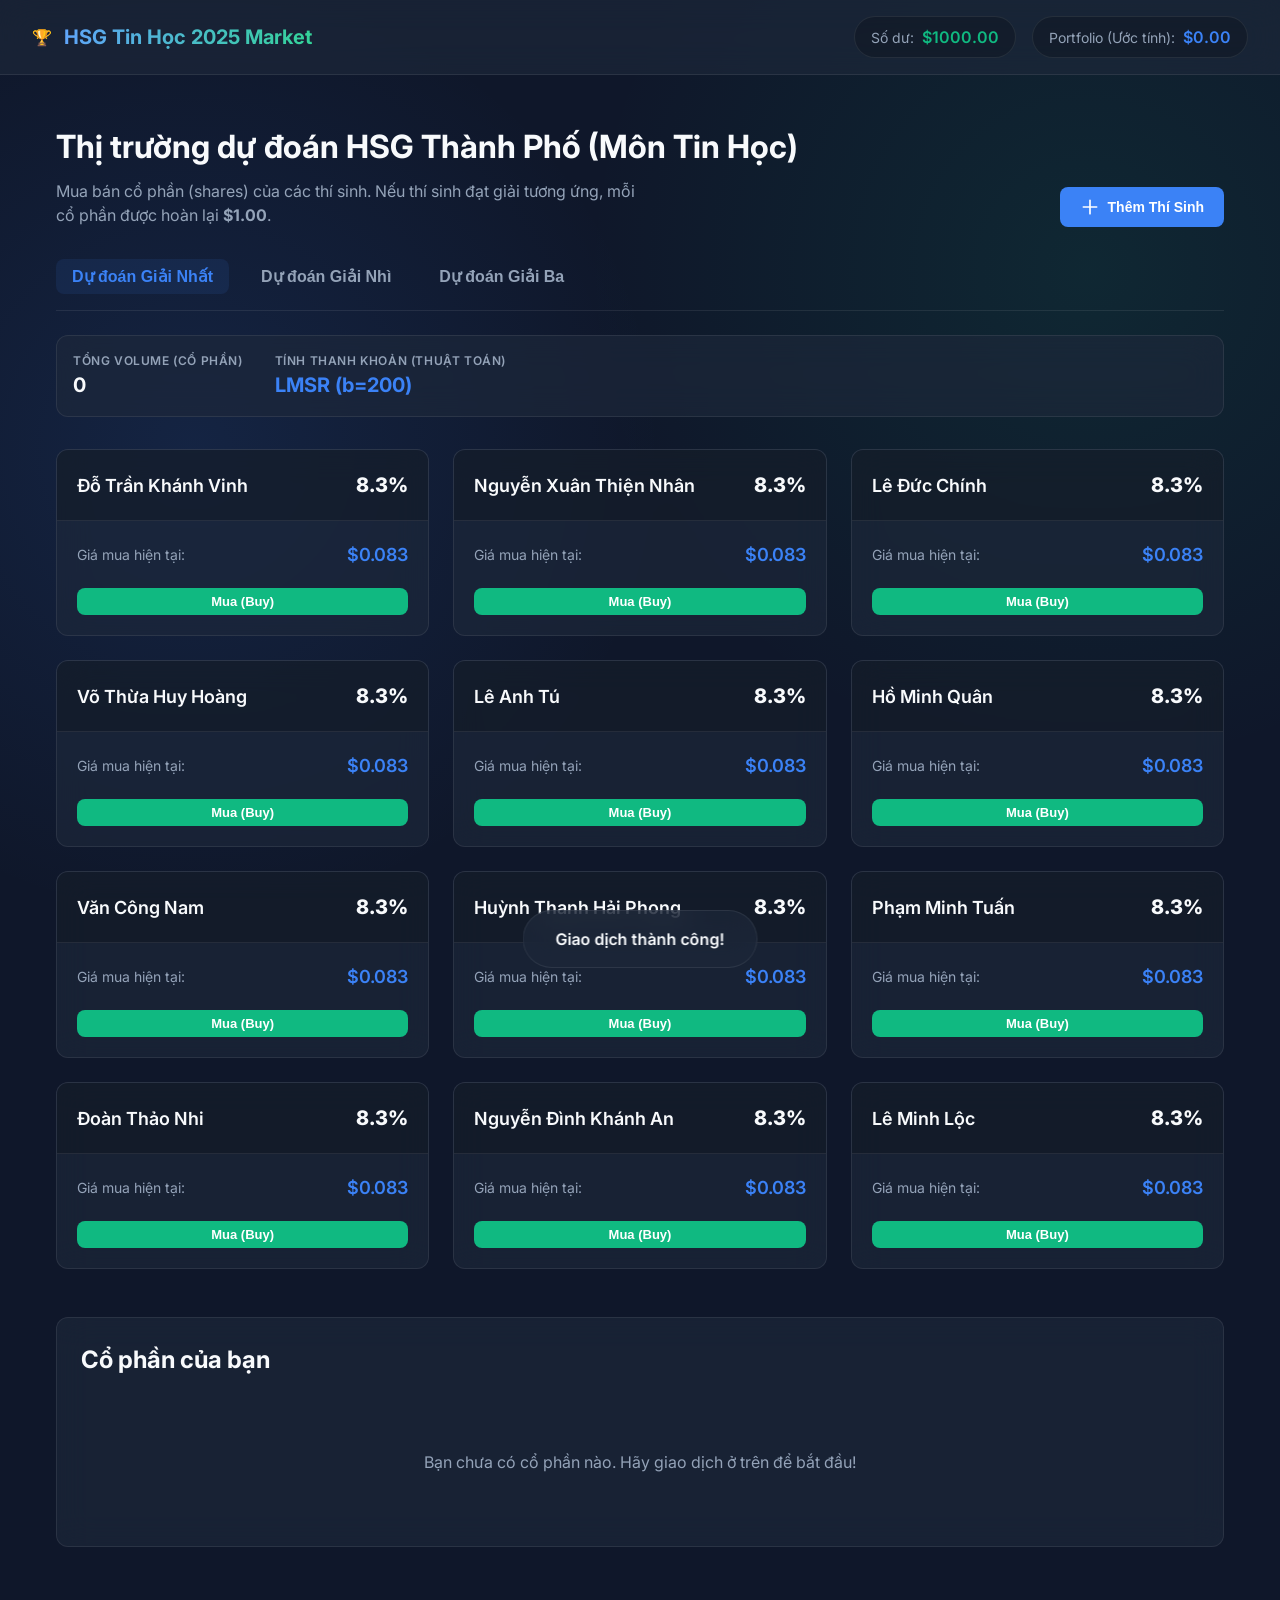
<file: polymarket/index.html>
<!DOCTYPE html>
<html lang="vi">
<head>
    <meta charset="UTF-8">
    <meta name="viewport" content="width=device-width, initial-scale=1.0">
    <title>HSG Tin Học 2025 - Polymarket Clone</title>
    <link rel="stylesheet" href="css/styles.css">
    <link href="https://fonts.googleapis.com/css2?family=Inter:wght@400;500;600;700;800&display=swap" rel="stylesheet">
</head>
<body>
    <nav class="navbar glass">
        <div class="logo">
            <span class="logo-icon">🏆</span>
            <h1>HSG Tin Học 2025 Market</h1>
        </div>
        <div class="user-info">
            <div class="balance-badge">
                <span class="label">Số dư:</span>
                <span class="value text-success">$<span id="balance-display">1000.00</span></span>
            </div>
            <div class="balance-badge portfolio-badge">
                <span class="label">Portfolio (Ước tính):</span>
                <span class="value text-primary">$<span id="portfolio-display">0.00</span></span>
            </div>
        </div>
    </nav>

    <main class="container">
        <header class="page-header">
            <div class="header-content">
                <h2>Thị trường dự đoán HSG Thành Phố (Môn Tin Học)</h2>
                <p>Mua bán cổ phần (shares) của các thí sinh. Nếu thí sinh đạt giải tương ứng, mỗi cổ phần được hoàn lại <strong>$1.00</strong>.</p>
            </div>
            <button class="btn btn-primary btn-icon" onclick="openAddCandidateModal()">
                <svg width="20" height="20" fill="none" stroke="currentColor" viewBox="0 0 24 24"><path stroke-linecap="round" stroke-linejoin="round" stroke-width="2" d="M12 4v16m8-8H4"></path></svg>
                Thêm Thí Sinh
            </button>
        </header>

        <div class="market-tabs">
            <button class="tab active" data-market="top1" onclick="switchMarket('top1')">Dự đoán Giải Nhất</button>
            <button class="tab" data-market="top2" onclick="switchMarket('top2')">Dự đoán Giải Nhì</button>
            <button class="tab" data-market="top3" onclick="switchMarket('top3')">Dự đoán Giải Ba</button>
        </div>

        <div class="market-stats glass">
            <div class="stat-item">
                <span class="stat-label">Tổng Volume (Cổ phần)</span>
                <span class="stat-value" id="market-volume">0</span>
            </div>
            <div class="stat-item">
                <span class="stat-label">Tính thanh khoản (Thuật toán)</span>
                <span class="stat-value text-primary">LMSR (b=200)</span>
            </div>
        </div>

        <div class="candidates-grid" id="candidates-grid">
            <!-- Rendered by JS -->
        </div>

        <div class="portfolio-section glass">
            <div class="portfolio-header">
                <h2>Cổ phần của bạn</h2>
            </div>
            <div class="table-responsive">
                <table class="portfolio-table">
                    <thead>
                        <tr>
                            <th>Thí Sinh</th>
                            <th>Thị Trường</th>
                            <th>Số lượng (Shares)</th>
                            <th>Giá mua TB</th>
                            <th>Giá trị hiện tại</th>
                            <th>Lãi/Lỗ</th>
                        </tr>
                    </thead>
                    <tbody id="portfolio-body">
                        <!-- Rendered by JS -->
                    </tbody>
                </table>
                <div id="portfolio-empty" class="empty-state">
                    Bạn chưa có cổ phần nào. Hãy giao dịch ở trên để bắt đầu!
                </div>
            </div>
        </div>
    </main>

    <!-- Trade Modal -->
    <div class="modal-overlay" id="trade-modal">
        <div class="modal glass">
            <div class="modal-header">
                <h2 id="trade-modal-title">Giao dịch</h2>
                <button class="btn-close" onclick="closeTradeModal()">&times;</button>
            </div>
            <div class="modal-body">
                <div class="odds-display glass-dark">
                    <div class="odds-col">
                        <span class="odds-label">Giá 1 Share (Tỷ lệ cược)</span>
                        <span class="odds-value text-success" id="trade-odds">0%</span>
                    </div>
                </div>
                
                <div class="trade-actions">
                    <button class="btn btn-outline active" id="btn-buy" onclick="setTradeType('buy')">Mua (Buy Yes)</button>
                    <button class="btn btn-outline" id="btn-sell" onclick="setTradeType('sell')">Bán</button>
                </div>
                
                <div class="form-group">
                    <label>Số lượng Shares</label>
                    <div class="input-group">
                        <input type="number" id="trade-amount" class="input-glass" value="10" min="1" oninput="updateTradeCost()">
                        <span class="input-suffix">Shares</span>
                    </div>
                    <div class="owned-shares text-muted" id="trade-owned-shares">Bạn đang sở hữu: 0 Shares</div>
                </div>
                
                <div class="trade-summary glass-dark">
                    <div class="summary-row">
                        <span>Chi phí ước tính:</span>
                        <span id="trade-cost" class="font-bold text-lg">$2.50</span>
                    </div>
                    <div class="summary-row">
                        <span>Giá thực thi trung bình:</span>
                        <span id="trade-avg-price" class="text-muted">$0.25</span>
                    </div>
                </div>
                
                <button class="btn btn-success btn-full" id="btn-submit-trade" onclick="executeTrade()">Xác nhận Mua</button>
                <div id="trade-error" class="text-danger mt-sm text-center" style="display: none;"></div>
            </div>
        </div>
    </div>

    <!-- Add Candidate Modal -->
    <div class="modal-overlay" id="add-candidate-modal">
        <div class="modal glass">
            <div class="modal-header">
                <h2>Thêm Thí Sinh Mới</h2>
                <button class="btn-close" onclick="closeAddCandidateModal()">&times;</button>
            </div>
            <div class="modal-body">
                <p class="text-muted mb-md">Thí sinh mới sẽ được thêm vào tất cả các thị trường dự đoán cùng môn thi.</p>
                <div class="form-group">
                    <label>Họ và Tên</label>
                    <input type="text" id="new-candidate-name" class="input-glass" placeholder="VD: Nguyễn Văn A..." onkeyup="if(event.key === 'Enter') addCandidate()">
                </div>
                <button class="btn btn-primary btn-full" onclick="addCandidate()">Thêm vào danh sách</button>
            </div>
        </div>
    </div>

    <!-- Toast Notification -->
    <div id="toast" class="toast glass">
        <span id="toast-message">Giao dịch thành công!</span>
    </div>

    <script src="js/lmsr.js"></script>
    <script src="js/app.js"></script>
</body>
</html>
</file>
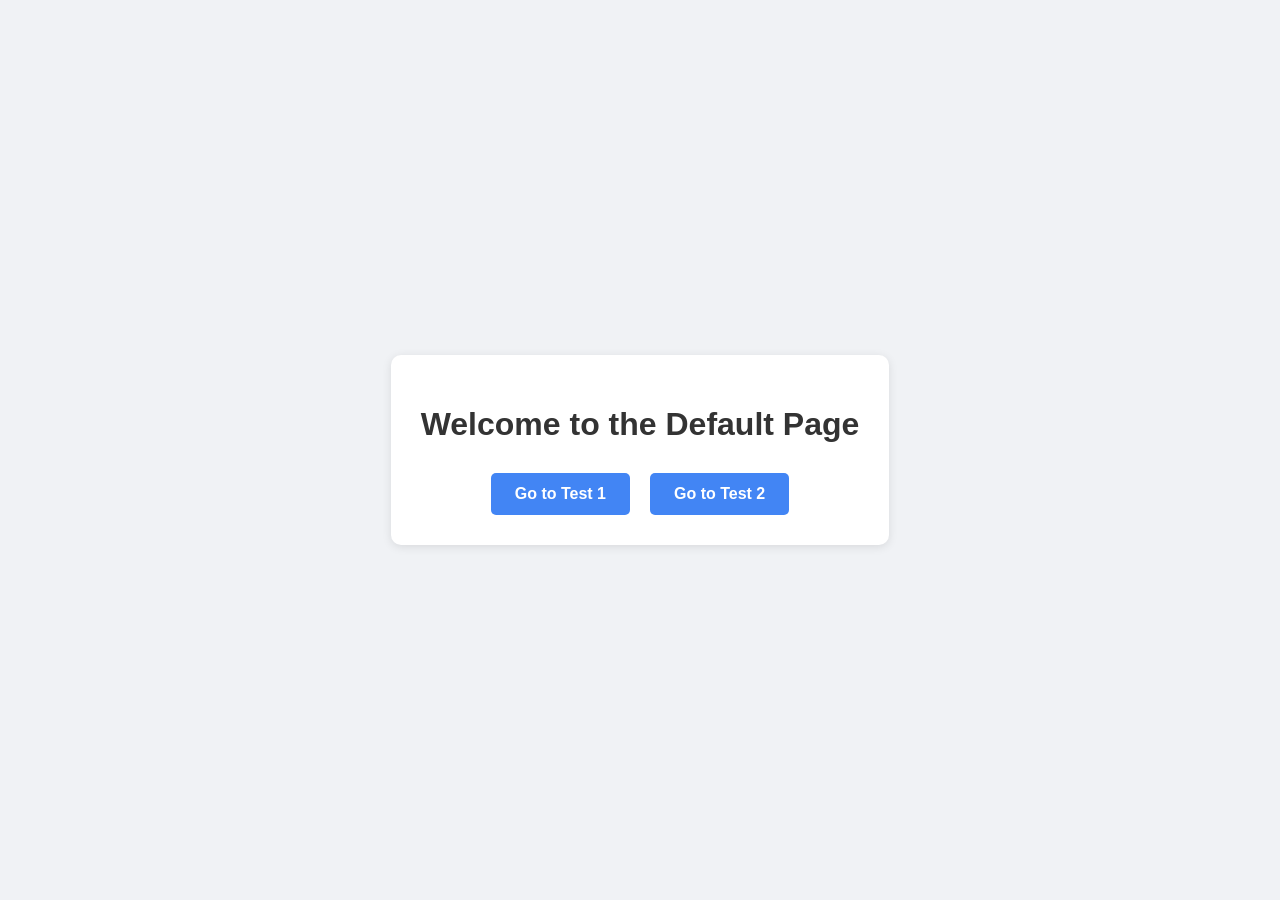
<file: pussy.html>
<!DOCTYPE html>
<html lang="en">
<head>
    <meta charset="UTF-8">
    <meta name="viewport" content="width=device-width, initial-scale=1.0">
    <title>Default Page</title>
    <style>
        body {
            font-family: Arial, sans-serif;
            margin: 0;
            padding: 0;
            display: flex;
            justify-content: center;
            align-items: center;
            height: 100vh;
            background-color: #f0f2f5;
        }
        .container {
            text-align: center;
            padding: 30px;
            background-color: white;
            border-radius: 10px;
            box-shadow: 0 2px 10px rgba(0, 0, 0, 0.1);
        }
        h1 {
            color: #333;
            margin-bottom: 30px;
        }
        .button-container {
            display: flex;
            justify-content: center;
            gap: 20px;
        }
        .button {
            padding: 12px 24px;
            background-color: #4285f4;
            color: white;
            text-decoration: none;
            border-radius: 5px;
            font-weight: bold;
            transition: background-color 0.3s;
        }
        .button:hover {
            background-color: #3367d6;
        }
    </style>
</head>
<body>
    <div class="container">
        <h1>Welcome to the Default Page</h1>
        <div class="button-container">
            <a href="test1.html" class="button">Go to Test 1</a>
            <a href="test2.html" class="button">Go to Test 2</a>
        </div>
    </div>
</body>
</html>
</file>
<file: polymarket/css/styles.css>
:root {
    --bg-color: #0f172a;
    --surface-color: rgba(30, 41, 59, 0.65);
    --surface-dark: rgba(15, 23, 42, 0.7);
    --border-color: rgba(255, 255, 255, 0.08);
    --primary-color: #3b82f6;
    --primary-hover: #2563eb;
    --success-color: #10b981;
    --success-hover: #059669;
    --danger-color: #ef4444;
    --danger-hover: #dc2626;
    --text-main: #f8fafc;
    --text-muted: #94a3b8;
    --glass-blur: blur(16px);
}

* {
    box-sizing: border-box;
    margin: 0;
    padding: 0;
}

body {
    background-color: var(--bg-color);
    color: var(--text-main);
    font-family: 'Inter', -apple-system, BlinkMacSystemFont, "Segoe UI", Roboto, Helvetica, Arial, sans-serif;
    min-height: 100vh;
    background-image: 
        radial-gradient(circle at 15% 50%, rgba(59, 130, 246, 0.12) 0%, transparent 40%),
        radial-gradient(circle at 85% 30%, rgba(16, 185, 129, 0.1) 0%, transparent 40%);
    background-attachment: fixed;
    line-height: 1.5;
}

/* Utils */
.text-success { color: var(--success-color) !important; }
.text-danger { color: var(--danger-color) !important; }
.text-primary { color: var(--primary-color) !important; }
.text-muted { color: var(--text-muted); }
.font-bold { font-weight: 700; }
.text-lg { font-size: 1.25rem; }
.mb-md { margin-bottom: 1rem; }
.mt-sm { margin-top: 0.5rem; }

/* Effects */
.glass {
    background: var(--surface-color);
    backdrop-filter: var(--glass-blur);
    -webkit-backdrop-filter: var(--glass-blur);
    border: 1px solid var(--border-color);
    border-radius: 12px;
}

.glass-dark {
    background: var(--surface-dark);
    border: 1px solid rgba(0,0,0,0.2);
    border-radius: 8px;
    padding: 1rem;
}

/* Layout */
.container {
    max-width: 1200px;
    margin: 0 auto;
    padding: 2rem 1rem;
}

/* Navbar */
.navbar {
    display: flex;
    justify-content: space-between;
    align-items: center;
    padding: 1rem 2rem;
    position: sticky;
    top: 0;
    z-index: 100;
    border-radius: 0;
    border-left: none;
    border-right: none;
    border-top: none;
}

.logo {
    display: flex;
    align-items: center;
    gap: 0.75rem;
}

.logo h1 {
    font-size: 1.25rem;
    font-weight: 700;
    background: linear-gradient(to right, #60a5fa, #34d399);
    -webkit-background-clip: text;
    -webkit-text-fill-color: transparent;
}

.user-info {
    display: flex;
    gap: 1rem;
}

.balance-badge {
    background: rgba(0,0,0,0.2);
    padding: 0.5rem 1rem;
    border-radius: 99px;
    font-weight: 600;
    display: flex;
    gap: 0.5rem;
    align-items: center;
    border: 1px solid var(--border-color);
}

.balance-badge .label {
    color: var(--text-muted);
    font-size: 0.875rem;
    font-weight: 400;
}

/* Header */
.page-header {
    display: flex;
    justify-content: space-between;
    align-items: flex-end;
    margin-bottom: 2rem;
    padding-top: 1rem;
}

.header-content h2 {
    font-size: 2rem;
    margin-bottom: 0.5rem;
}

.header-content p {
    color: var(--text-muted);
    max-width: 600px;
}

/* Buttons */
.btn {
    padding: 0.625rem 1.25rem;
    border-radius: 8px;
    font-weight: 600;
    font-size: 0.875rem;
    cursor: pointer;
    border: none;
    transition: all 0.2s ease;
    display: inline-flex;
    align-items: center;
    justify-content: center;
    gap: 0.5rem;
}

.btn:disabled {
    opacity: 0.5;
    cursor: not-allowed;
}

.btn-primary { background: var(--primary-color); color: white; }
.btn-primary:not(:disabled):hover { background: var(--primary-hover); transform: translateY(-1px); }

.btn-success { background: var(--success-color); color: white; }
.btn-success:not(:disabled):hover { background: var(--success-hover); transform: translateY(-1px); }

.btn-danger { background: var(--danger-color); color: white; }
.btn-danger:not(:disabled):hover { background: var(--danger-hover); transform: translateY(-1px); }

.btn-outline { 
    background: transparent; 
    border: 1px solid var(--border-color);
    color: var(--text-main);
}
.btn-outline:not(:disabled):hover, .btn-outline.active {
    background: var(--surface-dark);
    border-color: var(--primary-color);
}
.btn-full { width: 100%; padding: 0.875rem; font-size: 1rem; }
.btn-sm { padding: 0.375rem 0.75rem; font-size: 0.8125rem; }

/* Tabs */
.market-tabs {
    display: flex;
    gap: 1rem;
    margin-bottom: 1.5rem;
    border-bottom: 1px solid var(--border-color);
    padding-bottom: 1rem;
}

.tab {
    background: transparent;
    border: none;
    color: var(--text-muted);
    font-size: 1rem;
    font-weight: 600;
    cursor: pointer;
    padding: 0.5rem 1rem;
    border-radius: 8px;
    transition: all 0.2s;
}

.tab:hover {
    color: var(--text-main);
    background: rgba(255,255,255,0.05);
}

.tab.active {
    color: var(--primary-color);
    background: rgba(59, 130, 246, 0.1);
}

/* Stats */
.market-stats {
    display: flex;
    gap: 2rem;
    padding: 1rem;
    margin-bottom: 2rem;
}

.stat-item {
    display: flex;
    flex-direction: column;
}

.stat-label {
    font-size: 0.75rem;
    text-transform: uppercase;
    color: var(--text-muted);
    font-weight: 600;
    letter-spacing: 0.05em;
}

.stat-value {
    font-size: 1.25rem;
    font-weight: 700;
}

/* Grid */
.candidates-grid {
    display: grid;
    grid-template-columns: repeat(auto-fill, minmax(300px, 1fr));
    gap: 1.5rem;
    margin-bottom: 3rem;
}

.candidate-card {
    transition: transform 0.2s ease, box-shadow 0.2s ease;
    overflow: hidden;
}

.candidate-card:hover {
    transform: translateY(-4px);
    box-shadow: 0 10px 25px -5px rgba(0, 0, 0, 0.3), 0 8px 10px -6px rgba(0, 0, 0, 0.1);
    border-color: rgba(255,255,255,0.2);
}

.card-header {
    display: flex;
    justify-content: space-between;
    align-items: center;
    padding: 1.25rem;
    border-bottom: 1px solid var(--border-color);
    background: rgba(0,0,0,0.2);
}

.card-header h3 {
    font-size: 1.125rem;
    font-weight: 600;
}

.percentage {
    font-size: 1.25rem;
    font-weight: 800;
}

.card-body {
    padding: 1.25rem;
}

.price-container {
    display: flex;
    justify-content: space-between;
    align-items: center;
    margin-bottom: 1.25rem;
}

.price-label { color: var(--text-muted); font-size: 0.875rem;}
.price-value { font-weight: 600; font-size: 1.125rem; }

.card-actions { display: flex; gap: 0.5rem; }
.card-actions button { flex: 1; }

/* Portfolio Table */
.portfolio-section { padding: 1.5rem; margin-bottom: 4rem; }
.portfolio-header { margin-bottom: 1.5rem; }
.table-responsive { overflow-x: auto; }
.portfolio-table {
    width: 100%;
    border-collapse: collapse;
    text-align: left;
}

.portfolio-table th {
    padding: 1rem;
    color: var(--text-muted);
    border-bottom: 1px solid var(--border-color);
    font-weight: 600;
    font-size: 0.875rem;
}

.portfolio-table td {
    padding: 1rem;
    border-bottom: 1px solid var(--border-color);
}

.portfolio-table tbody tr:hover {
    background: rgba(255,255,255,0.02);
}

.empty-state {
    padding: 3rem;
    text-align: center;
    color: var(--text-muted);
}

/* Modals */
.modal-overlay {
    position: fixed;
    top: 0; left: 0; right: 0; bottom: 0;
    background: rgba(0,0,0,0.6);
    backdrop-filter: blur(4px);
    display: flex;
    align-items: center;
    justify-content: center;
    z-index: 1000;
    opacity: 0;
    pointer-events: none;
    transition: opacity 0.2s;
}

.modal-overlay.active {
    opacity: 1;
    pointer-events: all;
}

.modal {
    width: 100%;
    max-width: 480px;
    transform: scale(0.95);
    transition: transform 0.2s;
}

.modal-overlay.active .modal {
    transform: scale(1);
}

.modal-header {
    display: flex;
    justify-content: space-between;
    align-items: center;
    padding: 1.5rem;
    border-bottom: 1px solid var(--border-color);
}

.btn-close {
    background: transparent;
    border: none;
    color: var(--text-muted);
    font-size: 1.5rem;
    cursor: pointer;
}
.btn-close:hover { color: white; }

.modal-body { padding: 1.5rem; }

.odds-display { margin-bottom: 1.5rem; text-align: center; }
.odds-value { font-size: 2.5rem; font-weight: 800; display: block; }
.odds-label { font-size: 0.875rem; color: var(--text-muted); text-transform: uppercase; font-weight: 600;}

.trade-actions {
    display: flex;
    gap: 0.5rem;
    margin-bottom: 1.5rem;
}

.trade-actions button { flex: 1; }

.form-group { margin-bottom: 1.5rem; }
.form-group label { display: block; margin-bottom: 0.5rem; font-weight: 500; font-size: 0.875rem;}

.input-group { position: relative; display: flex; align-items: center; }
.input-glass {
    width: 100%;
    background: rgba(0,0,0,0.3);
    border: 1px solid var(--border-color);
    color: white;
    padding: 0.875rem 1rem;
    border-radius: 8px;
    font-size: 1rem;
    outline: none;
    transition: border-color 0.2s;
}
.input-glass:focus { border-color: var(--primary-color); }
.input-suffix { position: absolute; right: 1rem; color: var(--text-muted); pointer-events: none; }
.owned-shares { font-size: 0.8125rem; margin-top: 0.5rem; }

.trade-summary { margin-bottom: 1.5rem; }
.summary-row {
    display: flex;
    justify-content: space-between;
    padding: 0.5rem 0;
}

/* Toast */
.toast {
    position: fixed;
    bottom: 2rem;
    left: 50%;
    transform: translateX(-50%) translateY(100px);
    padding: 1rem 2rem;
    border-radius: 99px;
    z-index: 1001;
    font-weight: 600;
    transition: transform 0.3s cubic-bezier(0.175, 0.885, 0.32, 1.275);
}
.toast.show {
    transform: translateX(-50%) translateY(0);
}

@media (max-width: 768px) {
    .page-header { flex-direction: column; align-items: flex-start; gap: 1rem; }
    .user-info { display: none; }
}
</file>
